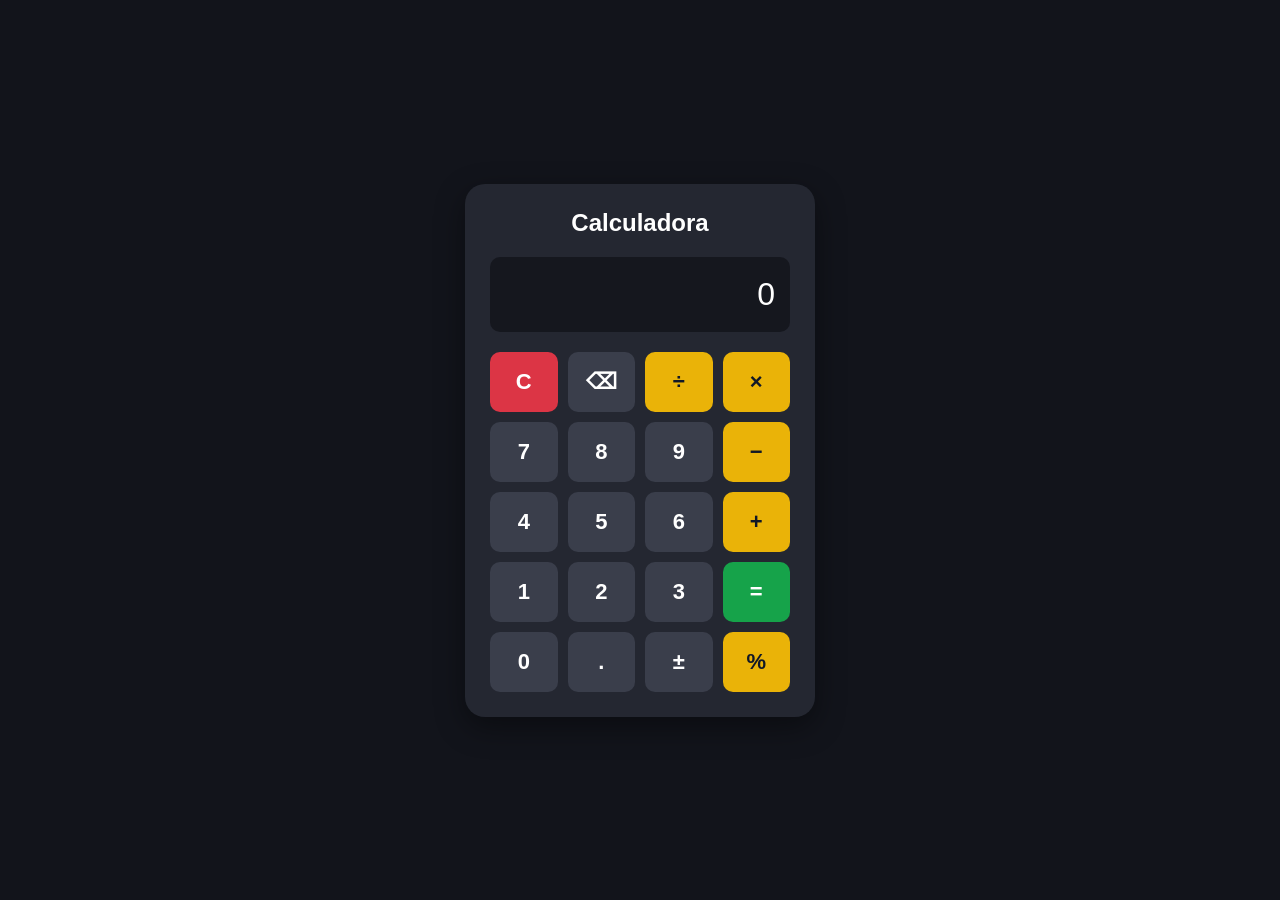
<file: 01 - Calculadora/index.html>
<!DOCTYPE html>
<html lang="pt-BR">
<head>
    <meta charset="UTF-8">
    <meta name="viewport" content="width=device-width, initial-scale=1.0">

    <title>Calculadora JavaScript</title>

    <link rel="stylesheet" href="style.css">
</head>

<body>

    <main class="calculadora">

        <h1>Calculadora</h1>

        <!-- Visor da calculadora -->
        <input
            type="text"
            id="visor"
            value="0"
            readonly
            aria-label="Visor da calculadora"
        >

        <!-- Botões da calculadora -->
        <div class="botoes">

            <button class="limpar" data-acao="limpar">C</button>
            <button data-acao="apagar">⌫</button>
            <button data-operador="/">÷</button>
            <button data-operador="*">×</button>

            <button data-numero="7">7</button>
            <button data-numero="8">8</button>
            <button data-numero="9">9</button>
            <button data-operador="-">−</button>

            <button data-numero="4">4</button>
            <button data-numero="5">5</button>
            <button data-numero="6">6</button>
            <button data-operador="+">+</button>

            <button data-numero="1">1</button>
            <button data-numero="2">2</button>
            <button data-numero="3">3</button>
            <button class="igual" data-acao="igual">=</button>

            <button data-numero="0">0</button>
            <button data-acao="decimal">.</button>
            <button data-acao="sinal">±</button>
            <button data-acao="porcentagem">%</button>

        </div>

    </main>

    <script src="script.js"></script>

</body>
</html>
</file>
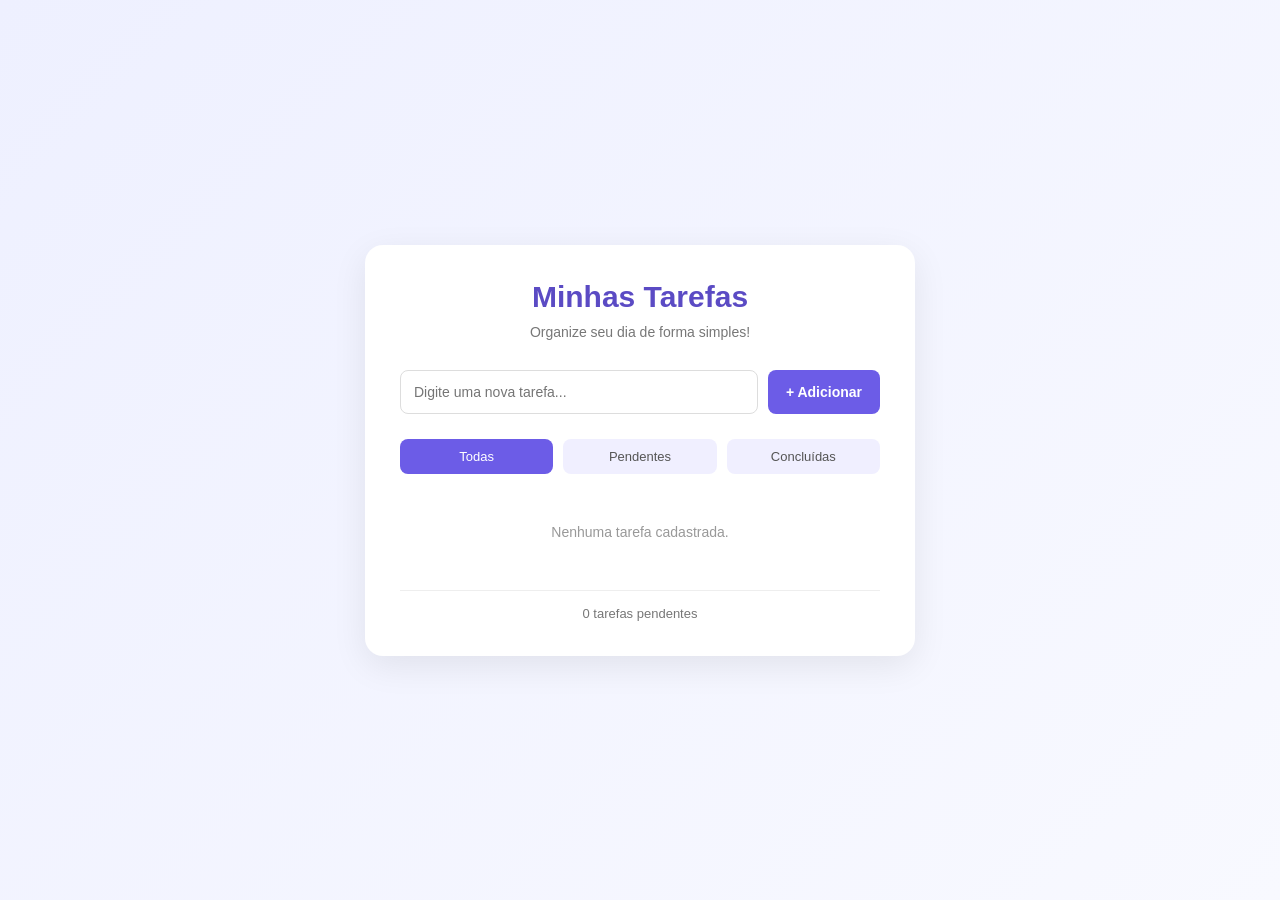
<file: 02-todo-list/index.html>
<!DOCTYPE html>
<html lang="pt-BR">

<head>
    <meta charset="UTF-8">
    <meta name="viewport" content="width=device-width, initial-scale=1.0">

    <title>To-Do List | Minhas Tarefas</title>

    <link rel="stylesheet" href="style.css">
</head>

<body>

    <main class="container">

        <!-- Cabeçalho -->
        <header class="cabecalho">
            <h1>Minhas Tarefas</h1>
            <p>Organize seu dia de forma simples!</p>
        </header>

        <!-- Formulário para adicionar tarefas -->
        <form id="form-tarefa">

            <input
                type="text"
                id="input-tarefa"
                placeholder="Digite uma nova tarefa..."
                aria-label="Nova tarefa"
                maxlength="100"
                required
            >

            <button type="submit" id="btn-adicionar">
                + Adicionar
            </button>

        </form>

        <!-- Filtros -->
        
<nav class="filtros" aria-label="Filtrar tarefas">

    <button
        type="button"
        class="filtro ativo"
        data-filtro="todas"
        aria-pressed="true">
        Todas
    </button>

    <button
        type="button"
        class="filtro"
        data-filtro="pendentes"
        aria-pressed="false">
        Pendentes
    </button>

    <button
        type="button"
        class="filtro"
        data-filtro="concluidas"
        aria-pressed="false">
        Concluídas
    </button>

</nav>


        <!-- Lista de tarefas -->
        <section class="secao-tarefas" aria-label="Lista de tarefas">

            <ul id="lista-tarefas">
                <!-- As tarefas serão inseridas pelo JavaScript -->
            </ul>

            <p id="mensagem-vazia">
                Nenhuma tarefa cadastrada.
            </p>

        </section>

        <!-- Contador -->
        <footer class="rodape">
            <p id="contador-tarefas">0 tarefas pendentes</p>
        </footer>

    </main>

    <script src="script.js"></script>

</body>
</html>
</file>
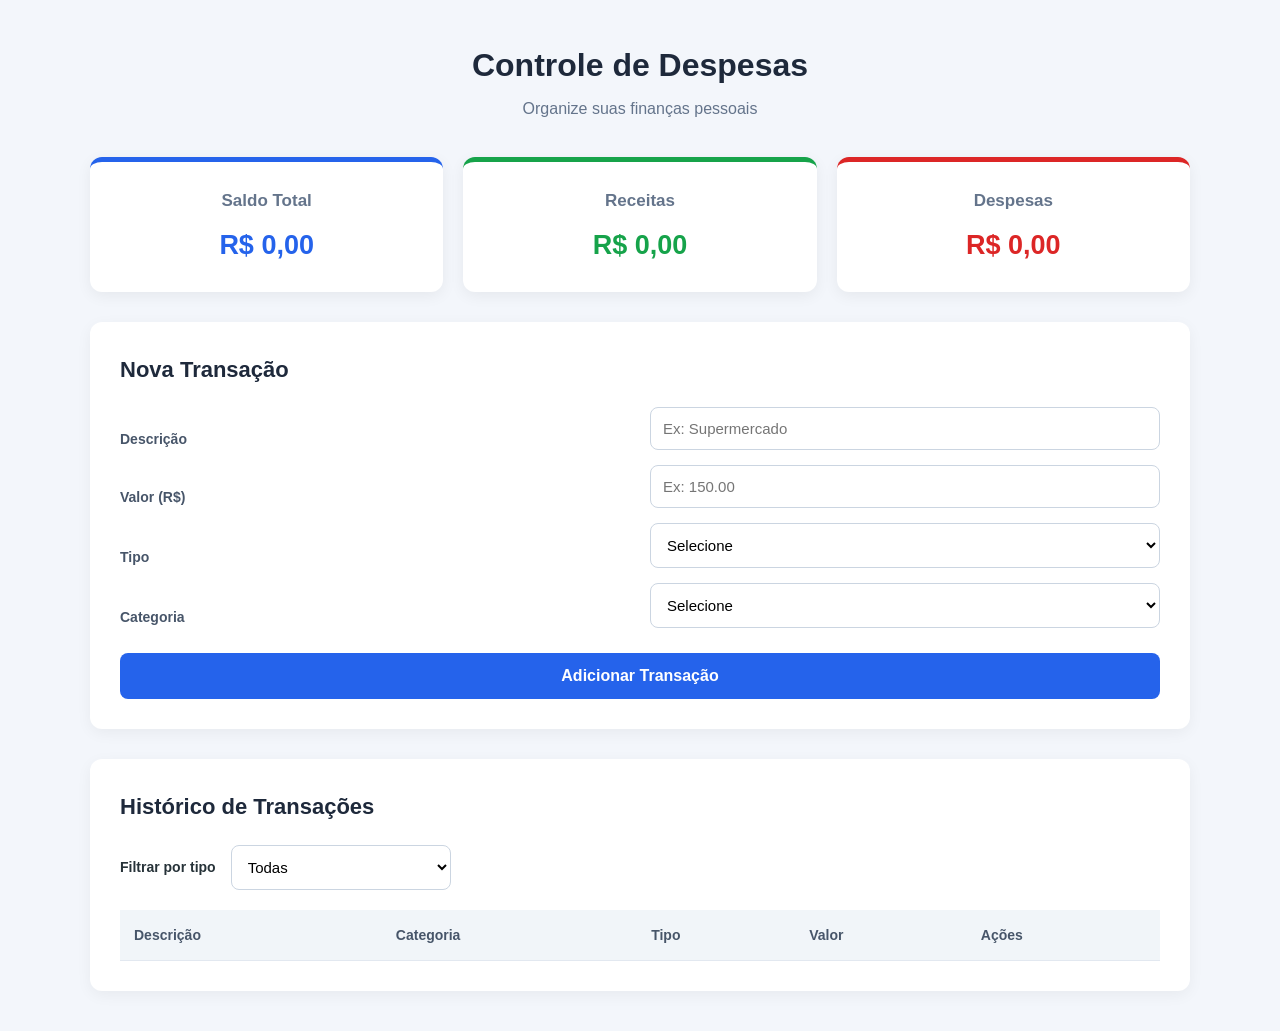
<file: 03-controle-despesas/index.html>
<!DOCTYPE html>
<html lang="pt-BR">
<head>
    <meta charset="UTF-8">
    <meta name="viewport" content="width=device-width, initial-scale=1.0">

    <title>Controle de Despesas Pessoais</title>

    <link rel="stylesheet" href="style.css">
</head>
<body>

    <div class="container">

        <!-- Cabeçalho -->
        <header>
            <h1>Controle de Despesas</h1>
            <p>Organize suas finanças pessoais</p>
        </header>

        <!-- Resumo financeiro -->
        <section class="resumo">

            <div class="card saldo">
                <h2>Saldo Total</h2>
                <p id="saldo-total">R$ 0,00</p>
            </div>

            <div class="card receitas">
                <h2>Receitas</h2>
                <p id="total-receitas">R$ 0,00</p>
            </div>

            <div class="card despesas">
                <h2>Despesas</h2>
                <p id="total-despesas">R$ 0,00</p>
            </div>

        </section>

        <!-- Cadastro de transações -->
        <section class="cadastro">

            <h2>Nova Transação</h2>

            <form id="form-transacao">

                <label for="descricao">Descrição</label>
                <input
                    type="text"
                    id="descricao"
                    placeholder="Ex: Supermercado"
                    required
                >

                <label for="valor">Valor (R$)</label>
                <input
                    type="number"
                    id="valor"
                    placeholder="Ex: 150.00"
                    min="0.01"
                    step="0.01"
                    required
                >

                <label for="tipo">Tipo</label>
                <select id="tipo" required>
                    <option value="">Selecione</option>
                    <option value="receita">Receita</option>
                    <option value="despesa">Despesa</option>
                </select>

                <label for="categoria">Categoria</label>
                <select id="categoria" required>
                    <option value="">Selecione</option>
                    <option value="alimentacao">Alimentação</option>
                    <option value="transporte">Transporte</option>
                    <option value="moradia">Moradia</option>
                    <option value="saude">Saúde</option>
                    <option value="lazer">Lazer</option>
                    <option value="salario">Salário</option>
                    <option value="outros">Outros</option>
                </select>

                <button type="submit">
                    Adicionar Transação
                </button>

            </form>

        </section>

        <!-- Histórico -->
        <section class="historico">

            <h2>Histórico de Transações</h2>

            <div class="filtros">
                <label for="filtro-tipo">Filtrar por tipo</label>

                <select id="filtro-tipo">
                    <option value="todos">Todas</option>
                    <option value="receita">Receitas</option>
                    <option value="despesa">Despesas</option>
                </select>
            </div>

            <table>
                <thead>
                    <tr>
                        <th>Descrição</th>
                        <th>Categoria</th>
                        <th>Tipo</th>
                        <th>Valor</th>
                        <th>Ações</th>
                    </tr>
                </thead>

                <tbody id="lista-transacoes">
                    <!-- Transações adicionadas pelo JavaScript -->
                </tbody>
            </table>

        </section>

    </div>

    <script src="script.js"></script>

</body>
</html>
</file>
<file: 01 - Calculadora/style.css>
/* 1. Configurações gerais */

* {
    margin: 0;
    padding: 0;
    box-sizing: border-box;
}

/* 2. Estilo da página */

body {
    font-family: Arial, sans-serif;
    background-color: #12141b;

    display: flex;
    justify-content: center;
    align-items: center;

    min-height: 100vh;
    padding: 20px;
}

/* 3. Corpo da calculadora */

.calculadora {
    background-color: #242731;
    padding: 25px;
    border-radius: 20px;

    width: 100%;
    max-width: 350px;

    box-shadow: 0 10px 30px rgba(0, 0, 0, 0.4);
}

/* 4. Título */

.calculadora h1 {
    color: white;
    text-align: center;
    font-size: 24px;
    margin-bottom: 20px;
}

/* 5. Visor */

#visor {
    width: 100%;
    height: 75px;

    background-color: #15171e;
    color: white;

    border: none;
    border-radius: 10px;

    text-align: right;
    font-size: 32px;

    padding: 15px;
    margin-bottom: 20px;
}

/* 6. Grade de botões */

.botoes {
    display: grid;
    grid-template-columns: repeat(4, 1fr);
    gap: 10px;
}

/* 7. Estilo geral dos botões */

button {
    height: 60px;

    border: none;
    border-radius: 10px;

    background-color: #3a3e4b;
    color: white;

    font-size: 22px;
    font-weight: bold;

    cursor: pointer;
    transition: background-color 0.2s, transform 0.2s;
}

/* 8. Efeito ao passar o mouse */

button:hover {
    background-color: #505565;
    transform: scale(1.05);
}

/* 9. Efeito ao clicar */

button:active {
    transform: scale(0.95);
}

/* 10. Botão limpar */

.limpar {
    background-color: #dc3545;
}

.limpar:hover {
    background-color: #b52a38;
}

/* 11. Botões de operações */

button[data-operador],
button[data-acao="porcentagem"] {
    background-color: #eab308;
    color: #111827;
}

button[data-operador]:hover,
button[data-acao="porcentagem"]:hover {
    background-color: #facc15;
}

/* 12. Botão igual */

.igual {
    background-color: #16a34a;
}

.igual:hover {
    background-color: #15803d;
}

/* 13. Acessibilidade do teclado */

button:focus-visible {
    outline: 3px solid #ffffff;
    outline-offset: 2px;
}

/* 14. Adaptação para celulares */

@media (max-width: 400px) {
    .calculadora {
        padding: 15px;
    }

    button {
        height: 55px;
        font-size: 20px;
    }

    #visor {
        font-size: 28px;
    }
}
</file>
<file: 02-todo-list/style.css>
/* ===================================
   1. CONFIGURAÇÕES GERAIS
=================================== */

* {
    margin: 0;
    padding: 0;
    box-sizing: border-box;
}

body {
    font-family: Arial, Helvetica, sans-serif;
    background: linear-gradient(135deg, #eef0ff, #f8f9ff);

    min-height: 100vh;

    display: flex;
    justify-content: center;
    align-items: center;

    padding: 20px;
    color: #333;
}

/* ===================================
   2. CONTAINER PRINCIPAL
=================================== */

.container {
    background-color: #ffffff;

    width: 100%;
    max-width: 550px;

    padding: 35px;

    border-radius: 18px;

    box-shadow: 0 10px 35px rgba(0, 0, 0, 0.08);
}

/* ===================================
   3. CABEÇALHO
=================================== */

.cabecalho {
    text-align: center;
    margin-bottom: 30px;
}

.cabecalho h1 {
    font-size: 30px;
    color: #5b4bc4;
    margin-bottom: 10px;
}

.cabecalho p {
    font-size: 14px;
    color: #777;
}

/* ===================================
   4. FORMULÁRIO
=================================== */

#form-tarefa {
    display: flex;
    gap: 10px;
    margin-bottom: 25px;
}

#input-tarefa {
    flex: 1;
    min-width: 0;

    padding: 13px;

    border: 1px solid #ddd;
    border-radius: 8px;

    font-size: 14px;
    outline: none;

    transition: border-color 0.3s;
}

#input-tarefa:focus {
    border-color: #6c5ce7;
}

#btn-adicionar {
    background-color: #6c5ce7;
    color: white;

    border: none;
    border-radius: 8px;

    padding: 13px 18px;

    font-size: 14px;
    font-weight: bold;

    cursor: pointer;

    transition: background-color 0.3s;
}

#btn-adicionar:hover {
    background-color: #5649c0;
}

/* ===================================
   5. FILTROS
=================================== */

.filtros {
    display: flex;
    gap: 10px;

    margin-bottom: 25px;
}

.filtro {
    flex: 1;

    padding: 10px;

    border: none;
    border-radius: 8px;

    background-color: #f0efff;
    color: #555;

    font-size: 13px;

    cursor: pointer;

    transition: 0.3s;
}

.filtro:hover {
    background-color: #dedaff;
}

.filtro.ativo {
    background-color: #6c5ce7;
    color: white;
}

/* ===================================
   6. LISTA DE TAREFAS
=================================== */

#lista-tarefas {
    list-style: none;
}

#lista-tarefas li {
    display: flex;
    align-items: center;
    gap: 10px;

    background-color: #f8f8fc;

    padding: 14px;
    margin-bottom: 10px;

    border: 1px solid #eee;
    border-radius: 10px;

    overflow-wrap: anywhere;
}

#lista-tarefas li span {
    flex: 1;
    min-width: 0;
}

#lista-tarefas li.concluida span {
    text-decoration: line-through;
    color: #999;
}

/* ===================================
   7. BOTÕES DAS TAREFAS
=================================== */

.btn-concluir,
.btn-editar,
.btn-excluir {
    border: none;
    background: transparent;

    cursor: pointer;

    font-size: 17px;
    padding: 5px;

    transition: transform 0.2s;
}

.btn-concluir:hover,
.btn-editar:hover,
.btn-excluir:hover {
    transform: scale(1.15);
}

.btn-concluir {
    color: #27ae60;
}

.btn-editar {
    color: #2980b9;
}

.btn-excluir {
    color: #e74c3c;
}

/* ===================================
   8. MENSAGEM DE LISTA VAZIA
=================================== */

#mensagem-vazia {
    text-align: center;

    color: #999;
    font-size: 14px;

    padding: 25px 0;
}

/* ===================================
   9. RODAPÉ
=================================== */

.rodape {
    text-align: center;

    margin-top: 25px;
    padding-top: 15px;

    border-top: 1px solid #eee;

    color: #777;
    font-size: 13px;
}

/* ===================================
   10. RESPONSIVIDADE
=================================== */

@media (max-width: 480px) {

    .container {
        padding: 22px;
    }

    .cabecalho h1 {
        font-size: 25px;
    }

    #form-tarefa {
        flex-direction: column;
    }

    #btn-adicionar {
        width: 100%;
    }

    .filtros {
        gap: 5px;
    }

    .filtro {
        font-size: 11px;
        padding: 10px 5px;
    }

    #lista-tarefas li {
        padding: 10px;
    }
}


/* ===================================
   EDIÇÃO DE TAREFAS
=================================== */

.input-edicao {
    flex: 1;
    min-width: 0;

    padding: 8px;

    border: 1px solid #6c5ce7;
    border-radius: 6px;

    font-size: 14px;
    outline: none;
}

.btn-salvar,
.btn-cancelar {
    border: none;
    border-radius: 6px;

    padding: 8px 10px;

    font-size: 12px;
    cursor: pointer;
}

.btn-salvar {
    background-color: #6c5ce7;
    color: white;
}

.btn-salvar:hover {
    background-color: #5649c0;
}

.btn-cancelar {
    background-color: #eeeeee;
    color: #444;
}

.btn-cancelar:hover {
    background-color: #dddddd;
}

/* Ajustes para telas pequenas */

@media (max-width: 480px) {

    #lista-tarefas li:has(.input-edicao) {
        flex-wrap: wrap;
    }

    .input-edicao {
        flex-basis: 100%;
    }
}
</file>
<file: 03-controle-despesas/style.css>
/* ==================================
   1. CONFIGURAÇÕES GERAIS
================================== */

* {
    margin: 0;
    padding: 0;
    box-sizing: border-box;
}

body {
    font-family: Arial, Helvetica, sans-serif;
    background-color: #f3f6fb;
    color: #263238;
    line-height: 1.6;
}

/* ==================================
   2. CONTAINER PRINCIPAL
================================== */

.container {
    width: 90%;
    max-width: 1100px;
    margin: 40px auto;
}

/* ==================================
   3. CABEÇALHO
================================== */

header {
    text-align: center;
    margin-bottom: 35px;
}

header h1 {
    font-size: 32px;
    color: #1e293b;
    margin-bottom: 5px;
}

header p {
    color: #64748b;
    font-size: 16px;
}

/* ==================================
   4. CARTÕES FINANCEIROS
================================== */

.resumo {
    display: grid;
    grid-template-columns: repeat(3, 1fr);
    gap: 20px;
    margin-bottom: 30px;
}

.card {
    background-color: #ffffff;
    padding: 25px;
    border-radius: 12px;
    box-shadow: 0 4px 15px rgba(0, 0, 0, 0.06);
    text-align: center;
    border-top: 5px solid transparent;
}

.card h2 {
    font-size: 17px;
    color: #64748b;
    margin-bottom: 10px;
}

.card p {
    font-size: 27px;
    font-weight: bold;
}

.saldo {
    border-top-color: #2563eb;
}

.saldo p {
    color: #2563eb;
}

/* Destaque para saldo negativo */

.saldo.saldo-negativo {
    border-top-color: #dc2626;
}

.saldo.saldo-negativo p {
    color: #dc2626;
}


.receitas {
    border-top-color: #16a34a;
}

.receitas p {
    color: #16a34a;
}

.despesas {
    border-top-color: #dc2626;
}

.despesas p {
    color: #dc2626;
}

/* ==================================
   5. SEÇÕES
================================== */

.cadastro,
.historico {
    background-color: #ffffff;
    padding: 30px;
    border-radius: 12px;
    margin-bottom: 30px;
    box-shadow: 0 4px 15px rgba(0, 0, 0, 0.05);
}

.cadastro h2,
.historico h2 {
    font-size: 22px;
    margin-bottom: 20px;
    color: #1e293b;
}

/* ==================================
   6. FORMULÁRIO
================================== */

#form-transacao {
    display: grid;
    grid-template-columns: 1fr 1fr;
    gap: 15px 20px;
}

#form-transacao label {
    font-size: 14px;
    font-weight: bold;
    color: #475569;
    align-self: end;
}

#form-transacao input,
#form-transacao select,
.filtros select {
    width: 100%;
    padding: 12px;
    border: 1px solid #cbd5e1;
    border-radius: 8px;
    font-size: 15px;
    background-color: #ffffff;
}

#form-transacao input:focus,
#form-transacao select:focus,
.filtros select:focus {
    outline: none;
    border-color: #2563eb;
    box-shadow: 0 0 0 3px rgba(37, 99, 235, 0.12);
}

#form-transacao button {
    grid-column: 1 / -1;
    padding: 14px;
    background-color: #2563eb;
    color: white;
    border: none;
    border-radius: 8px;
    font-size: 16px;
    font-weight: bold;
    cursor: pointer;
    margin-top: 10px;
    transition: background-color 0.3s ease;
}

#form-transacao button:hover {
    background-color: #1d4ed8;
}

/* ==================================
   7. FILTROS
================================== */

.filtros {
    display: flex;
    align-items: center;
    gap: 15px;
    margin-bottom: 20px;
}

.filtros label {
    font-weight: bold;
    font-size: 14px;
    white-space: nowrap;
}

.filtros select {
    max-width: 220px;
}

/* ==================================
   8. TABELA
================================== */

table {
    width: 100%;
    border-collapse: collapse;
}

thead {
    background-color: #f1f5f9;
}

th,
td {
    padding: 14px;
    text-align: left;
    border-bottom: 1px solid #e2e8f0;
}

th {
    color: #475569;
    font-size: 14px;
}

td {
    font-size: 14px;
}

tbody tr:hover {
    background-color: #f8fafc;
}

/* Estilos para o JavaScript */

.valor-receita {
    color: #16a34a;
    font-weight: bold;
}

.valor-despesa {
    color: #dc2626;
    font-weight: bold;
}

.btn-excluir {
    background-color: #fee2e2;
    color: #b91c1c;
    border: none;
    padding: 8px 12px;
    border-radius: 6px;
    cursor: pointer;
}

.btn-excluir:hover {
    background-color: #fecaca;
}


/* Mensagem para tabela vazia */

.mensagem-vazia {
    text-align: center;
    padding: 30px;
    color: #64748b;
    font-size: 15px;
    font-style: italic;
}


/* ==================================
   9. RESPONSIVIDADE
================================== */

@media (max-width: 768px) {

    .container {
        width: 95%;
        margin: 20px auto;
    }

    header h1 {
        font-size: 26px;
    }

    .resumo {
        grid-template-columns: 1fr;
    }

    .cadastro,
    .historico {
        padding: 20px;
    }

    #form-transacao {
        grid-template-columns: 1fr;
    }

    .filtros {
        flex-direction: column;
        align-items: stretch;
    }

    .filtros select {
        max-width: 100%;
    }

    .historico {
        overflow-x: auto;
    }

    table {
        min-width: 550px;
    }
}
</file>
